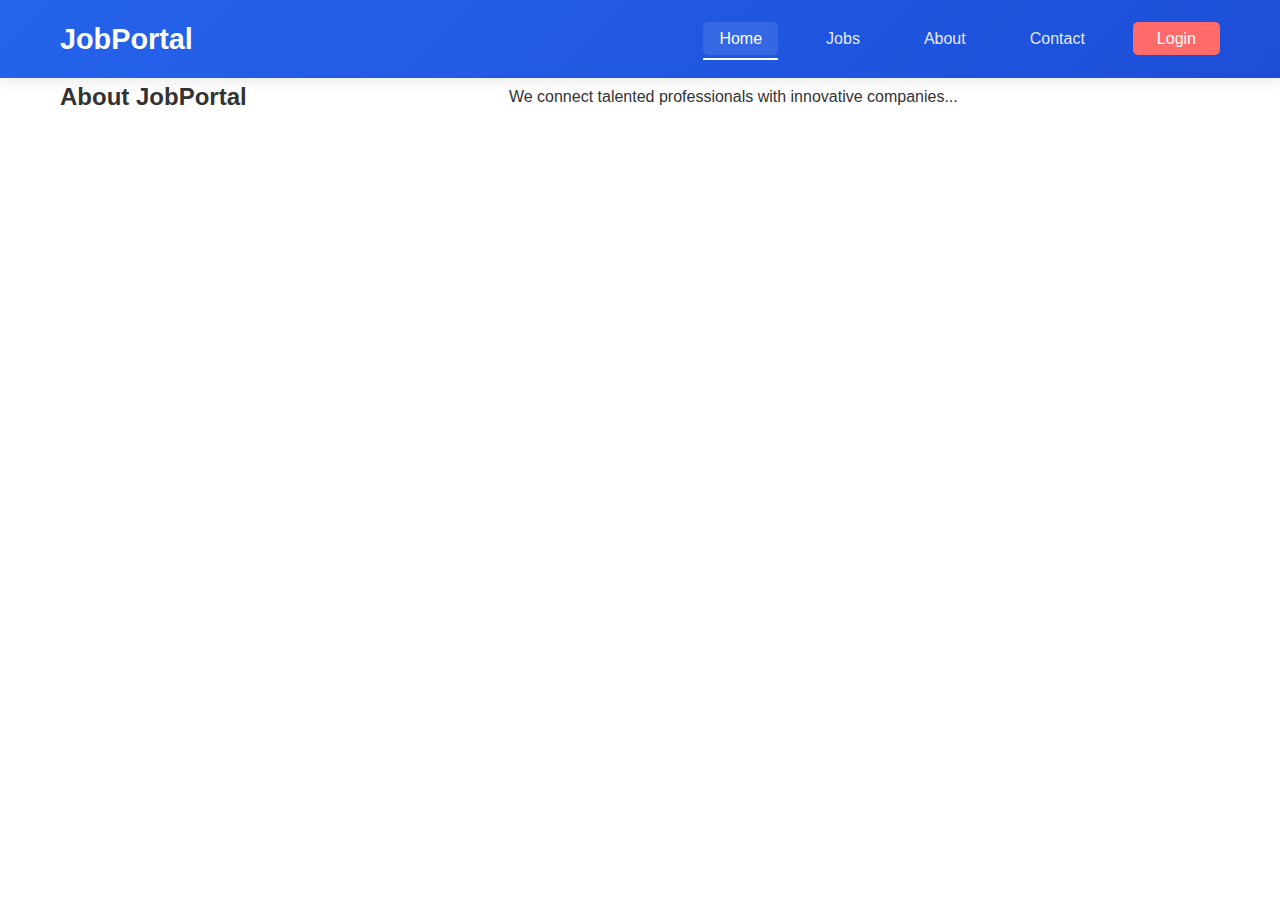
<file: about.html>
<!DOCTYPE html>
<html>
<head>
    <title>About Us</title>
    <link rel="stylesheet" href="style.css">
</head>
<body>
    <nav class="navbar">
    <div class="container">
        <a href="index.html" class="logo">JobPortal</a>
        
        <!-- Hamburger Menu (Mobile) -->
        <div class="hamburger">
            <span class="bar"></span>
            <span class="bar"></span>
            <span class="bar"></span>
        </div>

        <!-- Navigation Links -->
        <ul class="nav-menu">
            <li class="nav-item">
                <a href="index.html" class="nav-link active">Home</a>
            </li>
            <li class="nav-item">
                <a href="jobs.html" class="nav-link">Jobs</a>
            </li>
            <li class="nav-item">
                <a href="about.html" class="nav-link">About</a>
            </li>
            <li class="nav-item">
                <a href="contact.html" class="nav-link">Contact</a>
            </li>
            <li class="nav-item cta">
                <a href="login.html" class="nav-link">Login</a>
            </li>
        </ul>
    </div>
</nav>

    <section class="about">
        <div class="container">
            <h2>About JobPortal</h2>
            <p>We connect talented professionals with innovative companies...</p>
            <div class="team">
                <!-- Team members -->
            </div>
        </div>
    </section>
</body>
</html>
</file>
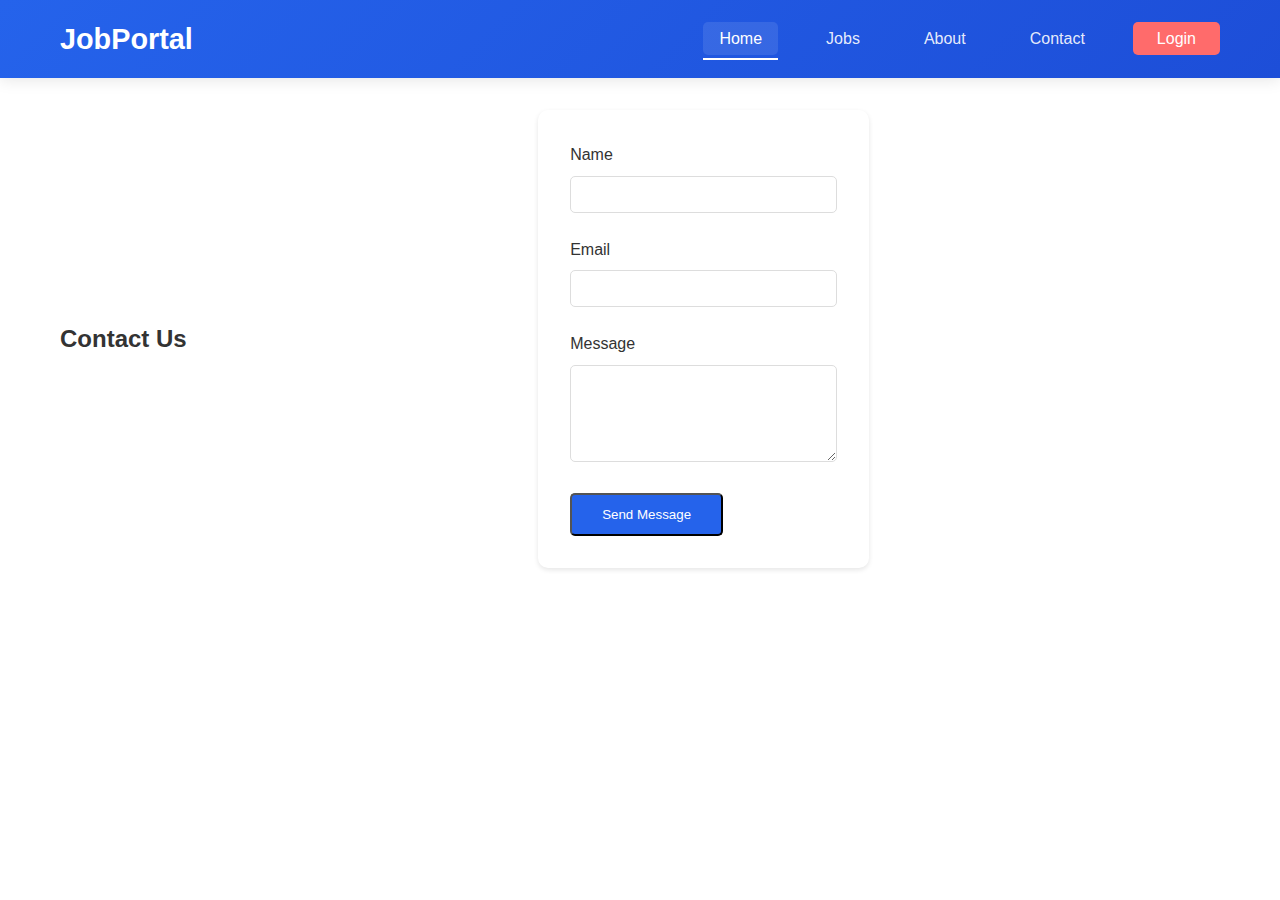
<file: contact.html>
<!DOCTYPE html>
<html>
<head>
    <title>Contact Us</title>
    <link rel="stylesheet" href="style.css">
</head>
<body>
    <nav class="navbar">
    <div class="container">
        <a href="index.html" class="logo">JobPortal</a>
        
        <!-- Hamburger Menu (Mobile) -->
        <div class="hamburger">
            <span class="bar"></span>
            <span class="bar"></span>
            <span class="bar"></span>
        </div>

        <!-- Navigation Links -->
        <ul class="nav-menu">
            <li class="nav-item">
                <a href="index.html" class="nav-link active">Home</a>
            </li>
            <li class="nav-item">
                <a href="jobs.html" class="nav-link">Jobs</a>
            </li>
            <li class="nav-item">
                <a href="about.html" class="nav-link">About</a>
            </li>
            <li class="nav-item">
                <a href="contact.html" class="nav-link">Contact</a>
            </li>
            <li class="nav-item cta">
                <a href="login.html" class="nav-link">Login</a>
            </li>
        </ul>
    </div>
</nav>
    <section class="contact">
        <div class="container">
            <h2>Contact Us</h2>
            <form class="contact-form">
                <div class="form-group">
                    <label>Name</label>
                    <input type="text" required>
                </div>
                <div class="form-group">
                    <label>Email</label>
                    <input type="email" required>
                </div>
                <div class="form-group">
                    <label>Message</label>
                    <textarea rows="5" required></textarea>
                </div>
                <button type="submit" class="btn">Send Message</button>
            </form>
        </div>
    </section>
</body>
</html>
</file>
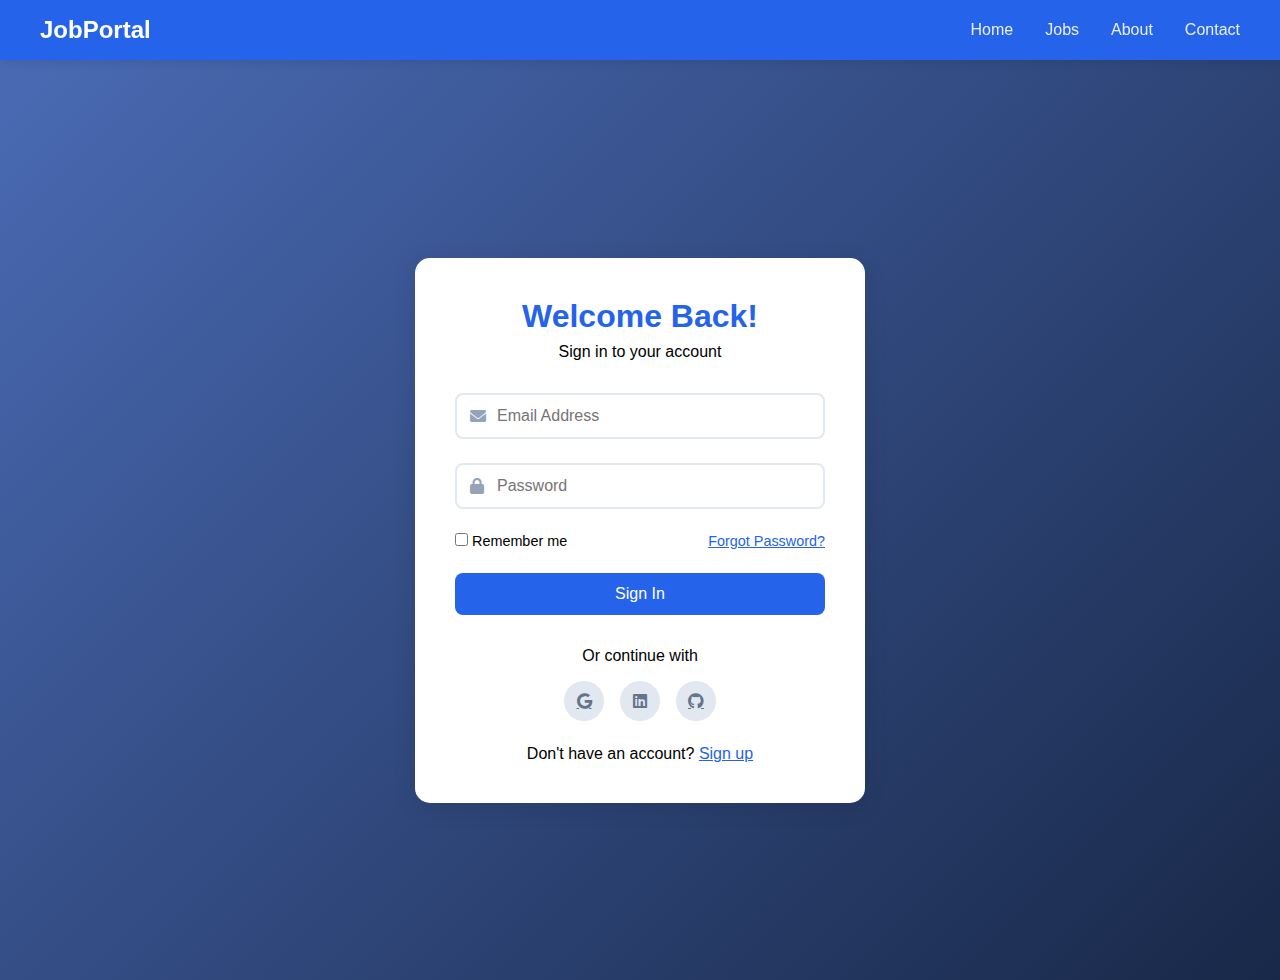
<file: login.html>
<!DOCTYPE html>
<html lang="en">
<head>
    <meta charset="UTF-8">
    <meta name="viewport" content="width=device-width, initial-scale=1.0">
    <title>JobPortal - Login</title>
    <link rel="stylesheet" href="https://cdnjs.cloudflare.com/ajax/libs/font-awesome/6.0.0/css/all.min.css">
    <style>
        /* Reset and Base Styles */
        * {
            margin: 0;
            padding: 0;
            box-sizing: border-box;
            font-family: 'Poppins', sans-serif;
        }

        body {
            background: linear-gradient(135deg, #4b6cb7, #182848);
        }

        /* Fixed Navigation Bar */
        .navbar {
            position: fixed;
            top: 0;
            width: 100%;
            background: #2563eb;
            padding: 1rem 2rem;
            box-shadow: 0 2px 10px rgba(0,0,0,0.1);
            z-index: 1000;
        }

        .nav-content {
            max-width: 1200px;
            margin: 0 auto;
            display: flex;
            justify-content: space-between;
            align-items: center;
        }

        .logo {
            color: white;
            font-size: 1.5rem;
            font-weight: 600;
            text-decoration: none;
        }

        .nav-links {
            display: flex;
            gap: 2rem;
            list-style: none;
        }

        .nav-links a {
            color: rgba(255,255,255,0.9);
            text-decoration: none;
            transition: all 0.3s;
        }

        .nav-links a:hover {
            color: white;
            transform: translateY(-2px);
        }

        /* Login Container */
        .login-container {
            margin-top: 80px; /* Offset for fixed navbar */
            min-height: 100vh;
            display: flex;
            justify-content: center;
            align-items: center;
            padding: 2rem;
        }

        .login-box {
            background: white;
            padding: 2.5rem;
            border-radius: 15px;
            box-shadow: 0 5px 25px rgba(0,0,0,0.1);
            width: 100%;
            max-width: 450px;
        }

        .login-header {
            text-align: center;
            margin-bottom: 2rem;
        }

        .login-header h1 {
            color: #2563eb;
            margin-bottom: 0.5rem;
        }

        .input-group {
            margin-bottom: 1.5rem;
            position: relative;
        }

        .input-group input {
            width: 100%;
            padding: 12px 40px;
            border: 2px solid #e2e8f0;
            border-radius: 8px;
            font-size: 1rem;
            transition: all 0.3s;
        }

        .input-group input:focus {
            border-color: #2563eb;
            outline: none;
            box-shadow: 0 0 8px rgba(37, 99, 235, 0.2);
        }

        .input-group i {
            position: absolute;
            left: 15px;
            top: 50%;
            transform: translateY(-50%);
            color: #94a3b8;
        }

        .login-options {
            display: flex;
            justify-content: space-between;
            margin: 1.5rem 0;
            font-size: 0.9rem;
        }

        .login-btn {
            width: 100%;
            padding: 12px;
            background: #2563eb;
            color: white;
            border: none;
            border-radius: 8px;
            font-size: 1rem;
            cursor: pointer;
            transition: all 0.3s;
        }

        .login-btn:hover {
            background: #1d4ed8;
            transform: translateY(-2px);
        }

        .social-login {
            margin-top: 2rem;
            text-align: center;
        }

        .social-icons {
            display: flex;
            justify-content: center;
            gap: 1rem;
            margin-top: 1rem;
        }

        .social-icon {
            width: 40px;
            height: 40px;
            border-radius: 50%;
            background: #e2e8f0;
            display: flex;
            align-items: center;
            justify-content: center;
            color: #64748b;
            transition: all 0.3s;
        }

        .social-icon:hover {
            background: #2563eb;
            color: white;
        }

        /* Mobile Responsive */
        @media (max-width: 768px) {
            .navbar {
                padding: 1rem;
            }
            
            .nav-links {
                display: none;
            }

            .login-box {
                padding: 1.5rem;
            }
        }
    </style>
</head>
<body>
    <!-- Fixed Navigation Bar -->
    <nav class="navbar">
        <div class="nav-content">
            <a href="index.html" class="logo">JobPortal</a>
            <ul class="nav-links">
                <li><a href="index.html">Home</a></li>
                <li><a href="jobs.html">Jobs</a></li>
                <li><a href="about.html">About</a></li>
                <li><a href="contact.html">Contact</a></li>
            </ul>
        </div>
    </nav>
	<div class="deco-circle"></div>
    <div class="deco-circle"></div>
    <!-- Login Section -->
    <div class="login-container">
        <div class="login-box">
            <div class="login-header">
                <h1>Welcome Back!</h1>
                <p>Sign in to your account</p>
            </div>
            
            <form>
                <div class="input-group">
                    <i class="fas fa-envelope"></i>
                    <input type="email" placeholder="Email Address" required>
                </div>

                <div class="input-group">
                    <i class="fas fa-lock"></i>
                    <input type="password" placeholder="Password" required>
                </div>

                <div class="login-options">
                    <label>
                        <input type="checkbox"> Remember me
                    </label>
                    <a href="#" style="color: #2563eb;">Forgot Password?</a>
                </div>

                <button type="submit" class="login-btn">Sign In</button>

                <div class="social-login">
                    <p>Or continue with</p>
                    <div class="social-icons">
                        <a href="#" class="social-icon">
                            <i class="fab fa-google"></i>
                        </a>
                        <a href="#" class="social-icon">
                            <i class="fab fa-linkedin"></i>
                        </a>
                        <a href="#" class="social-icon">
                            <i class="fab fa-github"></i>
                        </a>
                    </div>
                </div>

                <p style="text-align: center; margin-top: 1.5rem;">
                    Don't have an account? <a href="#" style="color: #2563eb;">Sign up</a>
                </p>
            </form>
        </div>
    </div>
</body>
</html>
</file>
<file: style.css>
/* Base Styles */
* {
    margin: 0;
    padding: 0;
    box-sizing: border-box;
    font-family: 'Segoe UI', Tahoma, Geneva, Verdana, sans-serif;
}

body {
    line-height: 1.6;
    color: #333;
}

/* Modern Navigation Styles */
.navbar {
    background: linear-gradient(135deg, #2563eb, #1d4ed8);
    padding: 1rem 0;
    position: sticky;
    top: 0;
    z-index: 1000;
    box-shadow: 0 2px 15px rgba(0,0,0,0.1);
}

.container {
    display: flex;
    justify-content: space-between;
    align-items: center;
    max-width: 1200px;
    margin: 0 auto;
    padding: 0 20px;
}

.logo {
    color: white;
    font-size: 1.8rem;
    font-weight: 700;
    text-decoration: none;
    transition: transform 0.3s;
}

.logo:hover {
    transform: scale(1.05);
}

.nav-menu {
    display: flex;
    gap: 2rem;
    list-style: none;
    margin: 0;
}

.nav-link {
    color: rgba(255,255,255,0.9);
    text-decoration: none;
    font-weight: 500;
    padding: 0.5rem 1rem;
    border-radius: 5px;
    transition: all 0.3s;
    position: relative;
}

.nav-link:hover,
.nav-link.active {
    color: white;
    background: rgba(255,255,255,0.1);
}

.nav-link::after {
    content: '';
    position: absolute;
    bottom: -5px;
    left: 0;
    width: 0;
    height: 2px;
    background: white;
    transition: width 0.3s;
}

.nav-link:hover::after,
.nav-link.active::after {
    width: 100%;
}

.cta .nav-link {
    background: #ff6b6b;
    color: white;
    padding: 0.5rem 1.5rem;
}

.cta .nav-link:hover {
    background: #ff5252;
}

/* Hamburger Menu */
.hamburger {
    display: none;
    cursor: pointer;
}

.bar {
    display: block;
    width: 25px;
    height: 3px;
    margin: 5px auto;
    background: white;
    transition: all 0.3s;
}

/* Responsive Design */
@media(max-width: 768px) {
    .hamburger {
        display: block;
    }

    .nav-menu {
        position: fixed;
        right: -100%;
        top: 70px;
        flex-direction: column;
        background: #2563eb;
        width: 100%;
        text-align: center;
        transition: 0.3s;
        padding: 1rem 0;
        gap: 0;
    }

    .nav-item {
        margin: 1rem 0;
    }

    .nav-menu.active {
        right: 0;
    }

    .hamburger.active .bar:nth-child(1) {
        transform: translateY(8px) rotate(45deg);
    }

    .hamburger.active .bar:nth-child(2) {
        opacity: 0;
    }

    .hamburger.active .bar:nth-child(3) {
        transform: translateY(-8px) rotate(-45deg);
    }
}

/* Hero Section */
.hero {
    background: linear-gradient(rgba(0,0,0,0.7), rgba(0,0,0,0.7)), 
                url('../images/hero-bg.jpg');
    background-size: cover;
    color: white;
    padding: 6rem 0;
    text-align: center;
}

.hero h1 {
    font-size: 3rem;
    margin-bottom: 1rem;
}

.btn {
    display: inline-block;
    padding: 12px 30px;
    background: #2563eb;
    color: white;
    text-decoration: none;
    border-radius: 5px;
    transition: background 0.3s;
}

.btn:hover {
    background: #1d4ed8;
}

/* Job Grid */
.jobs-grid {
    display: grid;
    grid-template-columns: repeat(auto-fit, minmax(300px, 1fr));
    gap: 2rem;
    margin-top: 2rem;
}

.job-card {
    background: white;
    padding: 1.5rem;
    border-radius: 10px;
    box-shadow: 0 2px 5px rgba(0,0,0,0.1);
    transition: transform 0.3s;
}

.job-card:hover {
    transform: translateY(-5px);
}

/* Contact Page Styles */
.contact-form {
    max-width: 600px;
    margin: 2rem auto;
    padding: 2rem;
    background: white;
    border-radius: 10px;
    box-shadow: 0 2px 5px rgba(0,0,0,0.1);
}

.form-group {
    margin-bottom: 1.5rem;
}

input, textarea {
    width: 100%;
    padding: 10px;
    border: 1px solid #ddd;
    border-radius: 5px;
    margin-top: 0.5rem;
}

/* Responsive Design */
@media (max-width: 768px) {

    .hero h1 {
        font-size: 2rem;
    }

    .jobs-grid {
        grid-template-columns: 1fr;
    }
}
</file>
